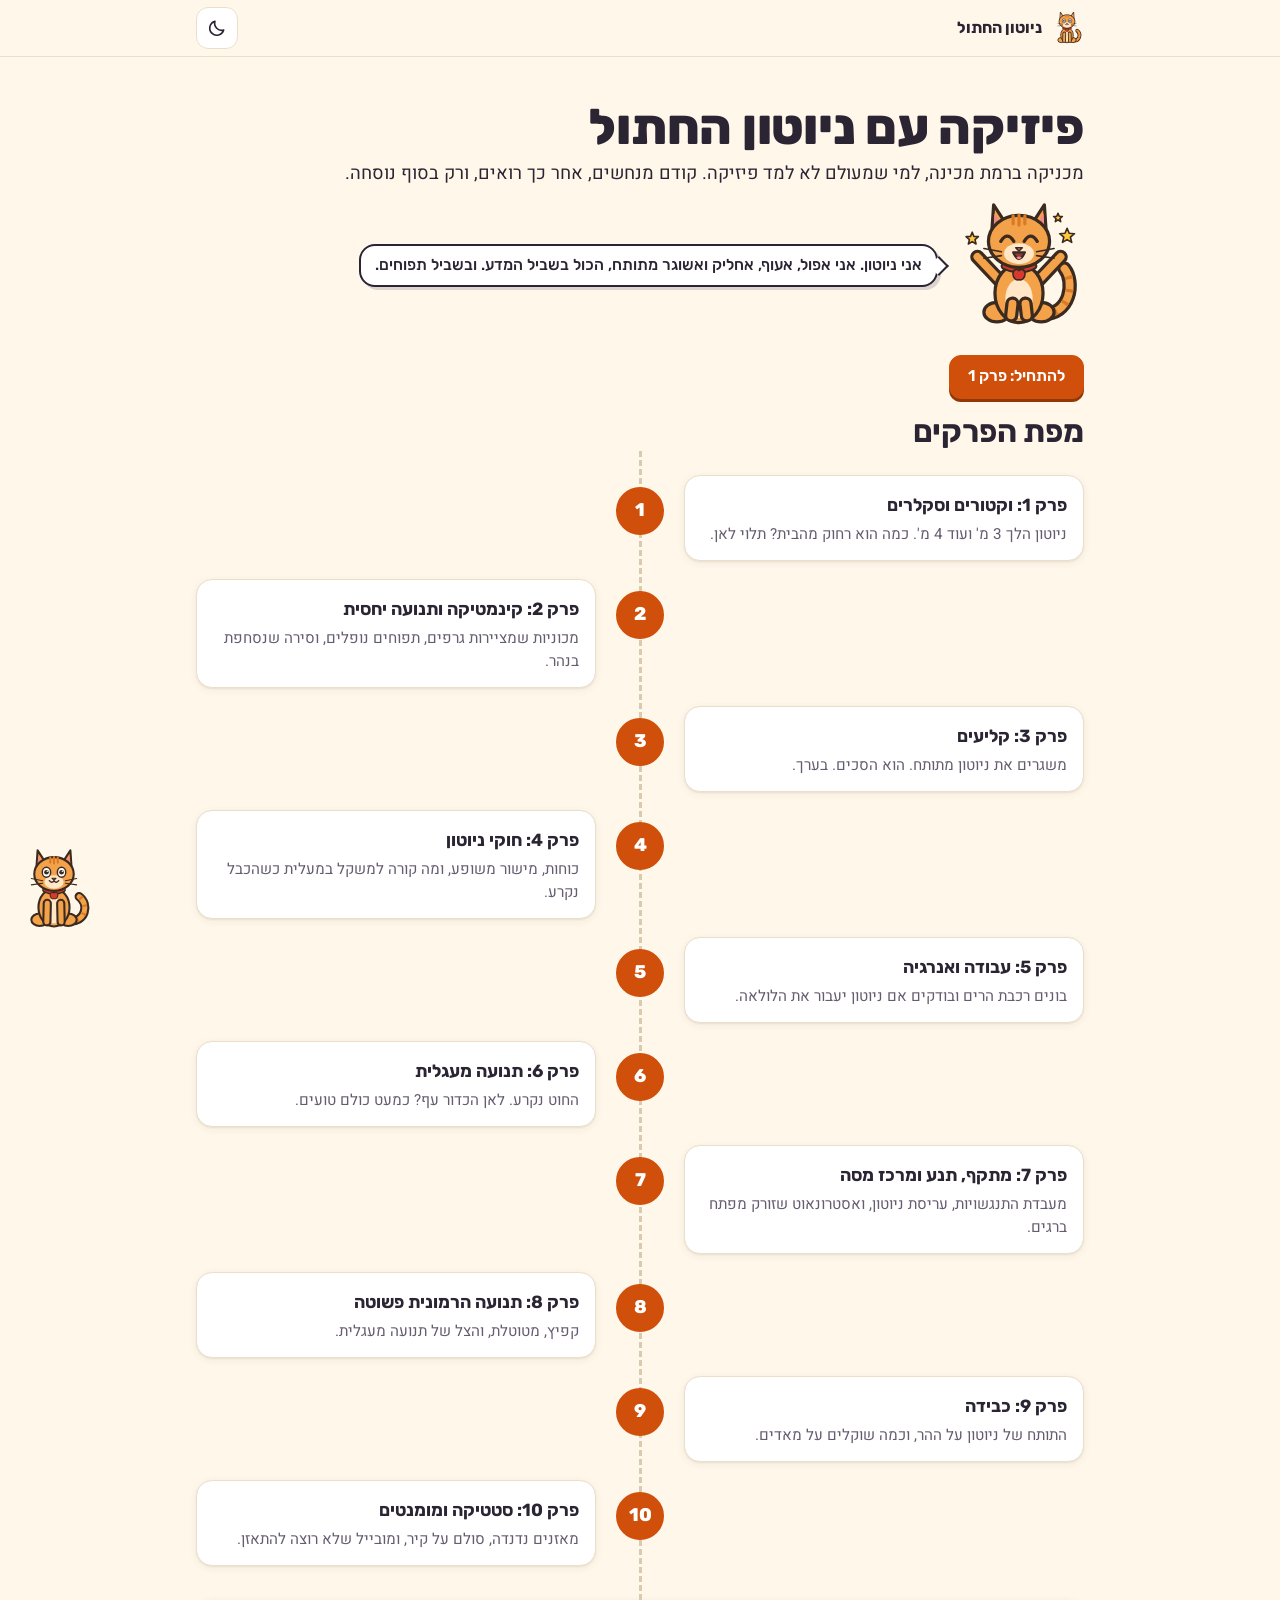
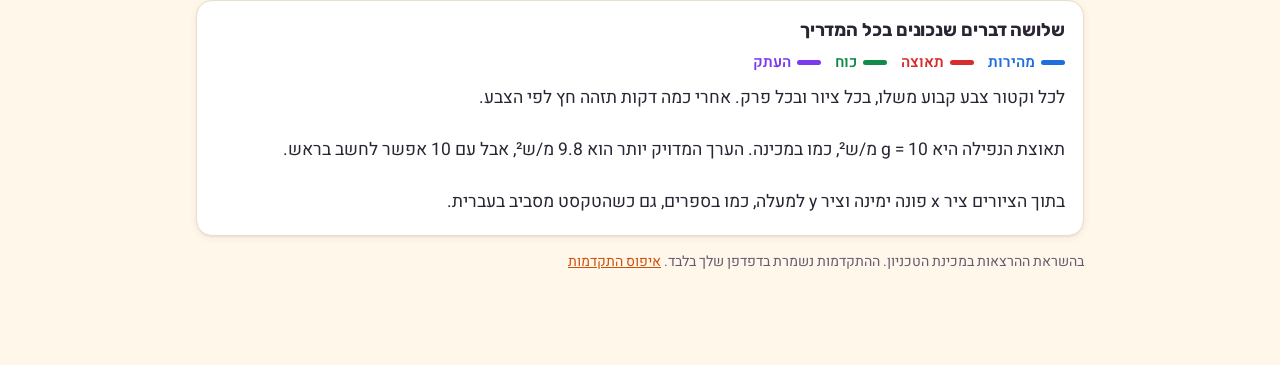
<file: index.html>
<!doctype html>
<html lang="he" dir="rtl">
<head>
<meta charset="utf-8">
<meta name="viewport" content="width=device-width, initial-scale=1">
<title>פיזיקה עם ניוטון החתול</title>
<meta name="description" content="מדריך אינטראקטיבי למכניקה ברמת מכינה, למי שמעולם לא למד פיזיקה.">
<script>try{var t=localStorage.getItem('phy-theme');document.documentElement.setAttribute('data-theme',t||(matchMedia('(prefers-color-scheme: dark)').matches?'dark':'light'))}catch(e){document.documentElement.setAttribute('data-theme','light')}</script>
<link rel="preconnect" href="https://fonts.googleapis.com">
<link rel="preconnect" href="https://fonts.gstatic.com" crossorigin>
<link rel="stylesheet" href="https://fonts.googleapis.com/css2?family=Heebo:wght@400;500;600;700&family=Rubik:wght@500;600;700;800&display=swap">
<link rel="stylesheet" href="css/style.css">
</head>
<body>

<header class="topbar">
  <div class="topbar-in">
    <span class="brand"><span data-brand-cat></span><span class="brand-name">ניוטון החתול</span></span>
    <span class="topbar-spacer"></span>
    <span data-theme-slot></span>
  </div>
</header>

<main class="wrap-wide">
  <section class="home-hero">
    <div>
      <h1>פיזיקה עם ניוטון החתול</h1>
      <p class="lead">מכניקה ברמת מכינה, למי שמעולם לא למד פיזיקה. קודם מנחשים, אחר כך רואים, ורק בסוף נוסחה.</p>
    </div>
    <div id="home-cat"></div>
    <div class="home-actions" id="home-actions"></div>
  </section>

  <h2>מפת הפרקים</h2>
  <ol class="map" id="map"></ol>

  <section class="card legend-card">
    <h3>שלושה דברים שנכונים בכל המדריך</h3>
    <div class="color-legend" aria-label="צבעי הווקטורים">
      <span class="c-vel" style="color:var(--c-velocity)"><i></i>מהירות</span>
      <span class="c-acc" style="color:var(--c-acceleration)"><i></i>תאוצה</span>
      <span class="c-force" style="color:var(--c-force)"><i></i>כוח</span>
      <span class="c-disp" style="color:var(--c-displacement)"><i></i>העתק</span>
    </div>
    <p>לכל וקטור צבע קבוע משלו, בכל ציור ובכל פרק. אחרי כמה דקות תזהה חץ לפי הצבע.</p>
    <p>תאוצת הנפילה היא g = 10 מ/ש², כמו במכינה. הערך המדויק יותר הוא 9.8 מ/ש², אבל עם 10 אפשר לחשב בראש.</p>
    <p>בתוך הציורים ציר x פונה ימינה וציר y למעלה, כמו בספרים, גם כשהטקסט מסביב בעברית.</p>
  </section>
</main>

<footer class="footer wrap-wide">
  <p>בהשראת ההרצאות במכינת הטכניון. ההתקדמות נשמרת בדפדפן שלך בלבד.
  <button type="button" class="link-btn" id="reset-progress">איפוס התקדמות</button></p>
</footer>

<script src="js/core/fmt.js"></script>
<script src="js/core/vec.js"></script>
<script src="js/core/progress.js"></script>
<script src="js/core/canvas.js"></script>
<script src="js/core/loop.js"></script>
<script src="js/core/mascot.js"></script>
<script src="js/core/ui.js"></script>
<script>
(function () {
  'use strict';
  const U = PHY.ui, P = PHY.progress;
  const h = U.h;

  PHY.ui.themeButton(document.querySelector('[data-theme-slot]'));
  document.querySelector('[data-brand-cat]').innerHTML = '<span class="mascot-figure">' + PHY.mascot.svg('standing', 'aria-hidden="true"') + '</span>';

  function started(c) {
    const pc = P.chapter(c.id);
    return pc.sections.length > 0 || pc.quiz || pc.game;
  }

  function paint() {
    const map = document.getElementById('map');
    map.innerHTML = '';
    PHY.course.forEach(function (c) {
      const active = c.status === 'active';
      const pc = P.chapter(c.id);
      const frac = P.fraction(c.id);
      const done = active && frac >= 1;
      const li = h('li', { class: 'map-item ' + (active ? 'is-active' : 'is-soon') + (done ? ' is-done' : '') });
      li.appendChild(h('span', { class: 'map-node', 'aria-hidden': 'true', text: String(+c.id) }));
      const titleRow = h('div', { class: 'map-title-row' }, [
        h('span', { class: 'map-title', text: 'פרק ' + +c.id + ': ' + c.title }),
        active ? null : h('span', { class: 'badge-soon', text: 'בקרוב' }),
      ]);
      const card = h(active ? 'a' : 'div', { class: 'map-card', href: active ? 'chapters/' + c.file : null }, [
        titleRow,
        h('p', { class: 'map-desc', text: c.desc }),
      ]);
      if (active && started(c)) {
        const bar = h('div', { class: 'map-bar' }, [h('span', { style: 'width:' + Math.round(frac * 100) + '%' })]);
        const meta = h('div', { class: 'map-meta' });
        const quizBox = h('span', { text: 'בוחן' });
        U.StarScore(quizBox, { value: P.quizStars(pc.quiz || 0) });
        const gameBox = h('span', { text: 'משחקון' });
        U.StarScore(gameBox, { value: pc.game || 0 });
        meta.appendChild(quizBox);
        meta.appendChild(gameBox);
        meta.appendChild(h('span', { text: Math.round(frac * 100) + '% מהפרק' }));
        card.appendChild(bar);
        card.appendChild(meta);
      }
      li.appendChild(card);
      map.appendChild(li);
    });

    const actions = document.getElementById('home-actions');
    actions.innerHTML = '';
    const nextUp = PHY.course.find(function (c) { return c.status === 'active' && P.fraction(c.id) < 1; }) || PHY.course[0];
    const anyStarted = PHY.course.some(started);
    actions.appendChild(h('a', {
      class: 'btn btn-primary',
      href: 'chapters/' + nextUp.file,
      text: (anyStarted ? 'להמשיך: ' : 'להתחיל: ') + 'פרק ' + +nextUp.id,
    }));
  }

  PHY.mascot.mount(document.getElementById('home-cat'), {
    pose: 'happy', size: 130,
    text: 'אני ניוטון. אני אפול, אעוף, אחליק ואשוגר מתותח, הכול בשביל המדע. ובשביל תפוחים.',
  });
  PHY.mascot.easterEgg([
    { text: 'מיאו.', pose: 'standing' },
    { text: 'עוד פעם? יש פרקים שלמים שמחכים לך.', pose: 'thinking' },
    { text: 'טוב, טוב. תפוחים.', pose: 'flying', spin: true, rain: true },
  ]);

  document.getElementById('reset-progress').addEventListener('click', function () {
    if (window.confirm('למחוק את כל ההתקדמות והכוכבים?')) {
      P.reset();
      paint();
    }
  });

  paint();
})();
</script>
</body>
</html>
</file>
<file: css/style.css>
/* ==========================================================================
   פיזיקה עם ניוטון החתול: design tokens + components
   Theme lives on <html data-theme="light|dark"> (set by the inline <head> script).
   Vector colors are fixed everywhere and mirrored to canvas through PHY.colors.
   ========================================================================== */

:root {
  color-scheme: light;
  --bg: #FFF7EA;
  --bg-deep: #FFEFD6;
  --surface: #FFFFFF;
  --surface-2: #FFF3DF;
  --ink: #2A2433;
  --ink-soft: #655C70;
  --line: #EADFCB;
  --line-strong: #D9CBB0;
  --accent: #CF4F0B;
  --accent-hover: #B54206;
  --accent-ink: #FFFFFF;
  --accent-soft: #FFE5D0;
  --apple: #D9382E;
  --leaf: #3F9B4F;
  --gold: #F0AE12;
  --good: #187F45;
  --good-soft: #DDF4E5;
  --bad: #BE3127;
  --bad-soft: #FBE3E0;

  /* Fixed vector colors. Never use anything else for these quantities. */
  --c-velocity: #1F6FDB;
  --c-acceleration: #D92D2D;
  --c-force: #118A4A;
  --c-displacement: #7C3AED;

  /* Canvas palette (read into PHY.colors) */
  --canvas-bg: #FFFCF5;
  --canvas-grid: #F1E8D7;
  --canvas-grid-strong: #DFD2B9;
  --canvas-axis: #5C5366;
  --canvas-ink: #2A2433;
  --canvas-soft: #7D7388;
  --canvas-shade: rgba(42, 36, 51, 0.16);
  --canvas-glow: rgba(255, 196, 61, 0.34);

  --font-head: "Rubik", "Heebo", system-ui, -apple-system, "Segoe UI", Arial, sans-serif;
  --font-body: "Heebo", "Rubik", system-ui, -apple-system, "Segoe UI", Arial, sans-serif;

  --radius-s: 10px;
  --radius-m: 16px;
  --radius-l: 24px;
  --shadow-s: 0 1px 2px rgba(70, 45, 15, 0.08), 0 2px 8px rgba(70, 45, 15, 0.06);
  --shadow-m: 0 2px 4px rgba(70, 45, 15, 0.08), 0 10px 28px rgba(70, 45, 15, 0.1);
  --ease-pop: cubic-bezier(0.34, 1.56, 0.64, 1);
  --read-width: 720px;
  --wide-width: 920px;
}

:root[data-theme="dark"] {
  color-scheme: dark;
  --bg: #10162A;
  --bg-deep: #0B1022;
  --surface: #1A2240;
  --surface-2: #222C50;
  --ink: #F4EFE6;
  --ink-soft: #AFB4CA;
  --line: #2E3963;
  --line-strong: #43507F;
  --accent: #FF8F45;
  --accent-hover: #FFA566;
  --accent-ink: #1E1206;
  --accent-soft: #3D2C28;
  --apple: #FF6A5E;
  --leaf: #6CCB7B;
  --gold: #FFC83D;
  --good: #5FDD98;
  --good-soft: #17392F;
  --bad: #FF8A80;
  --bad-soft: #43242C;

  --c-velocity: #6BB1FF;
  --c-acceleration: #FF7070;
  --c-force: #4ADB8D;
  --c-displacement: #BA99FF;

  --canvas-bg: #141C36;
  --canvas-grid: #212A4B;
  --canvas-grid-strong: #33406C;
  --canvas-axis: #BABED2;
  --canvas-ink: #F4EFE6;
  --canvas-soft: #9BA1BB;
  --canvas-shade: rgba(0, 0, 0, 0.34);
  --canvas-glow: rgba(255, 200, 70, 0.2);

  --shadow-s: 0 1px 2px rgba(0, 0, 0, 0.3), 0 2px 8px rgba(0, 0, 0, 0.2);
  --shadow-m: 0 2px 4px rgba(0, 0, 0, 0.3), 0 10px 28px rgba(0, 0, 0, 0.34);
}

/* ---------- Base ---------- */
*, *::before, *::after { box-sizing: border-box; }
html { -webkit-text-size-adjust: 100%; scroll-behavior: smooth; scroll-padding-top: 76px; }
body {
  margin: 0;
  background: var(--bg);
  color: var(--ink);
  font-family: var(--font-body);
  font-size: 17.5px;
  line-height: 1.72;
  overflow-x: clip;
  transition: background-color 0.25s ease, color 0.25s ease;
}
h1, h2, h3, h4 { font-family: var(--font-head); line-height: 1.22; margin: 0; letter-spacing: -0.005em; }
h1 { font-size: clamp(2rem, 6vw, 3.1rem); font-weight: 800; }
h2 { font-size: clamp(1.45rem, 4vw, 1.95rem); font-weight: 700; }
h3 { font-size: 1.14rem; font-weight: 700; }
p { margin: 0 0 0.8em; }
p:last-child { margin-bottom: 0; }
a { color: var(--accent); }
b, strong { font-weight: 700; }
button, input { font: inherit; color: inherit; }
:focus-visible { outline: 3px solid var(--accent); outline-offset: 2px; border-radius: 4px; }
.sr-only { position: absolute; width: 1px; height: 1px; overflow: hidden; clip-path: inset(50%); white-space: nowrap; }

/* Vector word colors used inside running text */
.c-vel { color: var(--c-velocity); font-weight: 700; }
.c-acc { color: var(--c-acceleration); font-weight: 700; }
.c-force { color: var(--c-force); font-weight: 700; }
.c-disp { color: var(--c-displacement); font-weight: 700; }

/* Formulas: always isolated LTR inside RTL text */
.katex, .katex-display, .tex { direction: ltr; unicode-bidi: isolate; }
.katex { font-size: 1.08em; }
.katex-display { margin: 0.5em 0; overflow-x: auto; overflow-y: hidden; padding: 0.15em 0; }
code.tex-fallback { font-family: ui-monospace, Menlo, Consolas, monospace; font-size: 0.92em; background: var(--surface-2); padding: 0 0.3em; border-radius: 4px; }

/* ---------- Layout ---------- */
.wrap { width: min(100%, var(--read-width)); margin-inline: auto; padding-inline: 16px; }
.wrap-wide { width: min(100%, var(--wide-width)); margin-inline: auto; padding-inline: 16px; }
.section { padding-block: 44px; }
.section + .section { border-top: 1px dashed var(--line); }
.section-head { display: flex; align-items: center; gap: 12px; margin-bottom: 16px; }
.section-num {
  flex: none; width: 38px; height: 38px; border-radius: 12px;
  display: grid; place-items: center;
  font-family: var(--font-head); font-weight: 800; font-size: 1.05rem;
  background: var(--accent-soft); color: var(--accent);
  transition: background-color 0.3s ease, color 0.3s ease, transform 0.35s var(--ease-pop);
}
.section.is-done .section-num { background: var(--good); color: var(--surface); transform: rotate(-6deg); }
.kicker { font-family: var(--font-head); font-size: 0.86rem; font-weight: 600; color: var(--ink-soft); display: block; margin-bottom: 2px; }
.lead { font-size: 1.14rem; color: var(--ink); }
.muted { color: var(--ink-soft); }
.small { font-size: 0.9rem; }

/* ---------- Top bar ---------- */
.topbar {
  position: sticky; top: 0; z-index: 40;
  background: color-mix(in srgb, var(--bg) 88%, transparent);
  -webkit-backdrop-filter: blur(10px); backdrop-filter: blur(10px);
  border-bottom: 1px solid var(--line);
}
.topbar-in { display: flex; align-items: center; gap: 10px; min-height: 56px; width: min(100%, var(--wide-width)); margin-inline: auto; padding-inline: 16px; }
.brand { display: inline-flex; align-items: center; gap: 8px; text-decoration: none; color: var(--ink); font-family: var(--font-head); font-weight: 700; font-size: 1rem; min-width: 0; }
.brand .mascot-figure { width: 34px; height: 34px; flex: none; }
.brand-name { white-space: nowrap; overflow: hidden; text-overflow: ellipsis; }
.topbar-spacer { flex: 1; }
.topbar-title { font-size: 0.88rem; color: var(--ink-soft); white-space: nowrap; overflow: hidden; text-overflow: ellipsis; min-width: 0; }
.chapter-bar { height: 4px; background: var(--line); }
.chapter-bar > span { display: block; height: 100%; width: 0; background: linear-gradient(to left, var(--gold), var(--accent)); margin-inline-start: 0; transition: width 0.45s ease; }
.icon-btn {
  flex: none; width: 42px; height: 42px; border-radius: 12px; border: 1px solid var(--line);
  background: var(--surface); cursor: pointer; display: grid; place-items: center; color: var(--ink);
  transition: transform 0.15s ease, border-color 0.15s ease;
}
.icon-btn:hover { border-color: var(--accent); transform: translateY(-1px); }
.icon-btn svg { width: 20px; height: 20px; }

/* ---------- Buttons ---------- */
.btn {
  display: inline-flex; align-items: center; justify-content: center; gap: 8px;
  min-height: 44px; padding: 8px 18px; border-radius: 12px; cursor: pointer;
  border: 1.5px solid var(--line-strong); background: var(--surface); color: var(--ink);
  font-family: var(--font-head); font-weight: 600; font-size: 0.98rem; text-decoration: none; line-height: 1.2;
  transition: transform 0.12s ease, background-color 0.15s ease, border-color 0.15s ease, opacity 0.2s ease, box-shadow 0.15s ease;
}
.btn:hover:not(:disabled) { border-color: var(--accent); transform: translateY(-1px); }
.btn:active:not(:disabled) { transform: translateY(1px) scale(0.99); }
.btn:disabled { opacity: 0.45; cursor: not-allowed; }
.btn-primary { background: var(--accent); border-color: var(--accent); color: var(--accent-ink); box-shadow: 0 3px 0 color-mix(in srgb, var(--accent) 70%, #000); }
.btn-primary:hover:not(:disabled) { background: var(--accent-hover); border-color: var(--accent-hover); }
.btn-primary:active:not(:disabled) { box-shadow: 0 1px 0 color-mix(in srgb, var(--accent) 70%, #000); }
.btn-ghost { background: transparent; border-color: transparent; color: var(--accent); padding-inline: 10px; }
.btn-row { display: flex; flex-wrap: wrap; gap: 10px; align-items: center; margin-top: 12px; }
.btn.is-ready { animation: btn-pulse 1.3s ease-in-out infinite; }
@keyframes btn-pulse { 50% { box-shadow: 0 3px 0 color-mix(in srgb, var(--accent) 70%, #000), 0 0 0 7px color-mix(in srgb, var(--accent) 22%, transparent); } }

/* ---------- Cards ---------- */
.card { background: var(--surface); border: 1px solid var(--line); border-radius: var(--radius-m); padding: 18px; box-shadow: var(--shadow-s); }
.card + .card { margin-top: 14px; }
.callout { background: var(--surface-2); border-inline-start: 4px solid var(--accent); border-radius: var(--radius-s); padding: 12px 14px; margin: 14px 0; }
.block-gap { margin-top: 18px; }

/* ---------- Simulation frame ---------- */
.sim { margin: 0; background: var(--surface); border: 1px solid var(--line); border-radius: var(--radius-m); overflow: hidden; box-shadow: var(--shadow-s); }
.sim canvas { display: block; width: 100%; touch-action: auto; background: var(--canvas-bg); }
.sim canvas:focus-visible { outline-offset: -3px; }
.sim-controls { padding: 12px 14px 14px; display: grid; gap: 10px; border-top: 1px solid var(--line); }
.sim-controls:empty { display: none; }
.sim-caption { font-size: 0.9rem; color: var(--ink-soft); padding: 8px 14px; border-top: 1px solid var(--line); }
.sim-row { display: flex; flex-wrap: wrap; gap: 8px; align-items: center; }

/* Sliders */
.slider { display: grid; grid-template-columns: 1fr auto; gap: 0 10px; align-items: baseline; }
.slider label { font-weight: 500; font-size: 0.95rem; }
.slider output { font-family: var(--font-head); font-weight: 700; font-size: 0.98rem; color: var(--slider-color, var(--accent)); white-space: nowrap; }
.slider input[type="range"] {
  --fill: 50%;
  grid-column: 1 / -1; width: 100%; height: 34px; margin: 0; background: transparent; cursor: pointer;
  -webkit-appearance: none; appearance: none; touch-action: pan-y;
}
.slider input[type="range"]::-webkit-slider-runnable-track {
  height: 8px; border-radius: 99px;
  background: linear-gradient(to right, var(--slider-color, var(--accent)) var(--fill), var(--line) var(--fill));
}
.slider input[type="range"]::-moz-range-track { height: 8px; border-radius: 99px; background: var(--line); }
.slider input[type="range"]::-moz-range-progress { height: 8px; border-radius: 99px; background: var(--slider-color, var(--accent)); }
.slider input[type="range"]::-webkit-slider-thumb {
  -webkit-appearance: none; width: 26px; height: 26px; margin-top: -9px; border-radius: 50%;
  background: var(--surface); border: 3px solid var(--slider-color, var(--accent)); box-shadow: var(--shadow-s);
  transition: transform 0.12s ease;
}
.slider input[type="range"]::-moz-range-thumb {
  width: 20px; height: 20px; border-radius: 50%; background: var(--surface); border: 3px solid var(--slider-color, var(--accent));
}
.slider input[type="range"]:active::-webkit-slider-thumb { transform: scale(1.14); }
.slider input[type="range"]:disabled { opacity: 0.45; cursor: not-allowed; }

/* Toggle chips */
.toggle { display: inline-flex; align-items: center; gap: 8px; min-height: 40px; padding: 4px 12px; border: 1.5px solid var(--line-strong); border-radius: 99px; cursor: pointer; font-size: 0.93rem; font-weight: 500; user-select: none; background: var(--surface); }
.toggle input { accent-color: var(--accent); width: 17px; height: 17px; margin: 0; }
.toggle:has(input:checked) { border-color: var(--accent); background: var(--accent-soft); }

/* Live readouts */
.readouts { display: flex; flex-wrap: wrap; gap: 8px; }
.readout { flex: 1 1 100px; background: var(--surface-2); border-radius: var(--radius-s); padding: 6px 10px; min-width: 0; }
.readout .r-label { display: block; font-size: 0.78rem; color: var(--ink-soft); line-height: 1.3; }
.readout .r-value { display: block; font-family: var(--font-head); font-weight: 700; font-size: 1.05rem; line-height: 1.35; color: var(--r-color, var(--ink)); }
.chips { display: flex; flex-wrap: wrap; gap: 6px; }
.chip { display: inline-block; padding: 3px 11px; border-radius: 99px; background: var(--surface-2); font-size: 0.9rem; font-weight: 500; animation: pop-in 0.35s var(--ease-pop) both; }
@keyframes pop-in { from { transform: scale(0.72); opacity: 0; } to { transform: none; opacity: 1; } }

/* ---------- Predict card ---------- */
.predict { background: var(--surface); border: 1px solid var(--line); border-radius: var(--radius-l); padding: 18px; box-shadow: var(--shadow-m); margin-top: 18px; }
.predict-tag { display: inline-flex; align-items: center; gap: 6px; font-family: var(--font-head); font-weight: 700; font-size: 0.8rem; color: var(--accent); background: var(--accent-soft); padding: 2px 11px; border-radius: 99px; margin-bottom: 8px; }
.predict-q { font-family: var(--font-head); font-size: 1.14rem; font-weight: 600; line-height: 1.5; margin-bottom: 12px; }
.predict-options { display: grid; gap: 8px; }
.opt {
  display: flex; align-items: center; gap: 10px; width: 100%; min-height: 48px; padding: 8px 14px; text-align: start;
  background: var(--surface); border: 2px solid var(--line-strong); border-radius: 12px; cursor: pointer; line-height: 1.4;
  transition: transform 0.12s ease, border-color 0.15s ease, background-color 0.15s ease;
}
.opt:hover:not(:disabled) { border-color: var(--accent); transform: translateX(-2px); }
.opt:disabled { cursor: default; }
.opt-mark { flex: none; width: 22px; height: 22px; border-radius: 50%; border: 2px solid var(--line-strong); display: grid; place-items: center; font-size: 0.8rem; font-weight: 800; line-height: 1; transition: all 0.15s ease; }
.opt.is-selected { border-color: var(--accent); background: var(--accent-soft); }
.opt.is-selected .opt-mark { background: var(--accent); border-color: var(--accent); }
.opt.is-correct { border-color: var(--good); background: var(--good-soft); animation: pop-in 0.35s var(--ease-pop); }
.opt.is-correct .opt-mark { background: var(--good); border-color: var(--good); color: var(--surface); }
.opt.is-wrong { border-color: var(--bad); background: var(--bad-soft); }
.opt.is-wrong .opt-mark { background: var(--bad); border-color: var(--bad); color: var(--surface); }
.opt.is-dim { opacity: 0.55; }
.held { height: 0; min-height: 0; margin: 0 !important; padding: 0 !important; border: 0 !important; overflow: hidden; visibility: hidden; }
.held-note { margin-top: 10px; }
.held-open { animation: held-in 0.35s ease; }
@keyframes held-in { from { opacity: 0; transform: translateY(6px); } to { opacity: 1; transform: none; } }
@media (prefers-reduced-motion: reduce) { .held-open { animation: none; } }
.predict-stage { margin-top: 14px; }
.predict-stage:empty { display: none; }
.predict-result { display: grid; grid-template-rows: 0fr; transition: grid-template-rows 0.4s ease; }
.predict-result.is-open { grid-template-rows: 1fr; }
.predict-result-in { overflow: hidden; min-height: 0; }
.predict-verdict { font-family: var(--font-head); font-weight: 700; margin: 14px 0 4px; }
.predict-verdict.good { color: var(--good); }
.predict-verdict.bad { color: var(--bad); }
.predict-why { color: var(--ink); }
.predict-why p { margin-bottom: 0.6em; }

/* ---------- Star score ---------- */
.stars { display: inline-flex; gap: 2px; direction: ltr; vertical-align: middle; }
.star { width: var(--star-size, 26px); height: var(--star-size, 26px); display: block; }
.star path { fill: var(--line-strong); transition: fill 0.25s ease; }
.star.is-on path { fill: var(--gold); }
.star.is-pop { animation: star-pop 0.5s var(--ease-pop) both; }
@keyframes star-pop { 0% { transform: scale(0.3) rotate(-30deg); } 100% { transform: scale(1) rotate(0); } }

/* ---------- Quiz + problems ---------- */
.quiz { display: grid; gap: 14px; }
.q { background: var(--surface); border: 1px solid var(--line); border-radius: var(--radius-m); padding: 16px; transition: border-color 0.2s ease; }
.q.is-right { border-color: var(--good); }
.q.is-off { border-color: var(--bad); }
.q-head { font-weight: 600; margin-bottom: 10px; }
.q-num { font-family: var(--font-head); color: var(--accent); font-weight: 800; margin-inline-end: 6px; }
.q-why { margin-top: 10px; padding-top: 10px; border-top: 1px dashed var(--line); font-size: 0.97rem; }
.q-verdict { font-weight: 700; font-family: var(--font-head); }
.q-verdict.good { color: var(--good); }
.q-verdict.bad { color: var(--bad); }
.num-field { display: inline-flex; align-items: center; gap: 8px; flex-wrap: wrap; }
.num-field label { font-weight: 500; }
.num-input {
  width: 124px; min-height: 44px; padding: 6px 12px; border-radius: 10px; border: 2px solid var(--line-strong);
  background: var(--surface); text-align: center; font-family: var(--font-head); font-weight: 600; font-size: 1.05rem; direction: ltr;
}
.num-input:focus { outline: none; border-color: var(--accent); }
.num-input.is-right { border-color: var(--good); background: var(--good-soft); }
.num-input.is-off { border-color: var(--bad); background: var(--bad-soft); }
.quiz-result { display: flex; flex-wrap: wrap; align-items: center; gap: 12px; background: var(--surface-2); border-radius: var(--radius-m); padding: 14px 16px; font-family: var(--font-head); font-weight: 600; }
.problem { background: var(--surface); border: 1px solid var(--line); border-radius: var(--radius-l); padding: 18px; box-shadow: var(--shadow-s); }
.problem + .problem { margin-top: 16px; }
.problem-tag { font-family: var(--font-head); font-size: 0.8rem; font-weight: 700; color: var(--ink-soft); }
.problem-text { margin: 4px 0 12px; font-weight: 500; }
.problem-fields { display: grid; gap: 10px; }
.problem-feedback { margin-top: 10px; font-weight: 600; font-family: var(--font-head); min-height: 1.4em; }
.problem-feedback.good { color: var(--good); }
.problem-feedback.bad { color: var(--bad); }
.solution { margin-top: 12px; display: grid; gap: 8px; }
.solution > .btn-row { margin: 0; }
.solution-title { font-family: var(--font-head); font-weight: 700; }
.steps { display: grid; gap: 8px; }
.steps:empty { display: none; }
.step { background: var(--surface-2); border-radius: var(--radius-s); padding: 10px 14px; animation: step-in 0.3s ease both; outline: none; min-width: 0; overflow-x: auto; }
.step-label { font-family: var(--font-head); font-size: 0.8rem; font-weight: 700; color: var(--accent); display: block; }
.step-q { color: var(--ink-soft); font-size: 0.92rem; margin-bottom: 4px; }
.step-work { min-width: 0; }
.step-next { border: 2px dashed var(--line-strong); border-radius: var(--radius-s); padding: 10px 14px; }
.step-hint { font-weight: 500; margin: 2px 0 10px; }
.step-next .btn-row { margin: 0; }
.q-answer { font-family: var(--font-head); font-weight: 700; margin-top: 8px; }
.predict-after { margin-top: 12px; }
.predict-after p { margin-bottom: 0.6em; }
@keyframes step-in { from { opacity: 0; transform: translateY(-6px); } to { opacity: 1; transform: none; } }

/* ---------- Formula cards ---------- */
.formula { background: var(--surface); border: 2px solid var(--accent-soft); border-radius: var(--radius-l); padding: 18px; }
.formula + .formula { margin-top: 14px; }
.formula-main { font-size: 1.15rem; text-align: center; padding: 8px 0; }
.legend-list { list-style: none; margin: 8px 0 0; padding: 0; display: grid; gap: 6px; }
.legend-list li { display: grid; grid-template-columns: 56px 1fr; gap: 10px; align-items: baseline; }
.legend-list .sym { text-align: center; font-weight: 700; }
.table-scroll { overflow-x: auto; }
table.mini { border-collapse: collapse; width: 100%; font-size: 0.96rem; text-align: center; margin-top: 10px; }
table.mini th, table.mini td { padding: 6px 8px; border-bottom: 1px solid var(--line); white-space: nowrap; }
table.mini th { font-family: var(--font-head); font-weight: 600; color: var(--ink-soft); }

/* ---------- Pocket card ---------- */
.pocket { position: relative; background: var(--surface); border-radius: var(--radius-l); border: 2px dashed var(--accent); padding: 22px 18px; box-shadow: var(--shadow-m); transform: rotate(-0.5deg); }
.pocket h3 { color: var(--accent); margin-bottom: 8px; }
.pocket-grid { display: grid; gap: 10px; }
.pocket-item { line-height: 1.6; }
.pocket-quote { margin-top: 16px; padding: 14px; background: var(--accent-soft); border-radius: var(--radius-m); font-family: var(--font-head); font-weight: 600; font-size: 1.1rem; text-align: center; }

/* ---------- Chapter nav ---------- */
.chapter-nav { display: grid; grid-template-columns: 1fr auto 1fr; gap: 10px; align-items: stretch; padding-block: 28px 56px; }
.chapter-nav .btn { width: 100%; min-height: 56px; }
.chapter-nav .is-spacer { visibility: hidden; }

/* ---------- Hero ---------- */
.hero { padding-block: 34px 20px; }
.hero-title { margin-top: 2px; margin-bottom: 8px; }

/* ---------- Mascot ---------- */
.mascot-figure { display: block; width: var(--mascot-size, 120px); height: var(--mascot-size, 120px); cursor: pointer; flex: none; -webkit-tap-highlight-color: transparent; background: none; border: 0; padding: 0; }
.mascot-figure svg { display: block; width: 100%; height: 100%; overflow: visible; }
.mascot-figure:hover svg { transform: rotate(-3deg) translateY(-2px); }
.mascot-figure svg { transition: transform 0.25s var(--ease-pop); }
.mascot-figure.is-spin svg { animation: mascot-spin 0.9s ease-in-out; }
.mascot-figure.is-hop svg { animation: mascot-hop 0.5s var(--ease-pop); }
@keyframes mascot-spin { to { transform: rotate(360deg); } }
@keyframes mascot-hop { 40% { transform: translateY(-12px); } }

.bubble {
  position: relative; background: var(--surface); color: var(--ink); border: 2px solid var(--ink);
  border-radius: 16px; padding: 8px 14px; font-family: var(--font-head); font-weight: 500; font-size: 0.98rem; line-height: 1.45;
  box-shadow: 3px 3px 0 color-mix(in srgb, var(--ink) 16%, transparent);
}
.bubble.is-new { animation: pop-in 0.3s var(--ease-pop) both; }

.mascot-inline { display: flex; align-items: center; gap: 16px; margin: 14px 0; }
.mascot-inline .bubble::after {
  content: ""; position: absolute; inset-inline-start: -10px; top: 50%; width: 14px; height: 14px; margin-top: -7px;
  background: var(--surface); border-inline-start: 2px solid var(--ink); border-bottom: 2px solid var(--ink); transform: rotate(45deg);
}
[dir="rtl"] .mascot-inline .bubble::after { transform: rotate(-45deg); }
.mascot-inline .bubble:empty { display: none; }

.mascot-dock {
  position: fixed; left: 12px; bottom: 0; z-index: 50; display: flex; flex-direction: column; align-items: flex-end; /* flex-end is physical left in RTL */
  pointer-events: none; max-width: min(320px, calc(100vw - 24px));
}
.mascot-dock .mascot-figure {
  --mascot-size: 84px; pointer-events: auto; transform: translateY(38%);
  transition: transform 0.35s var(--ease-pop);
}
.mascot-dock.is-talking .mascot-figure, .mascot-dock .mascot-figure:hover, .mascot-dock .mascot-figure:focus-visible { transform: translateY(0); }
.mascot-dock .bubble {
  pointer-events: auto; cursor: pointer; margin: 0 0 8px 8px; opacity: 0; transform: translateY(8px) scale(0.92); transform-origin: bottom left; visibility: hidden;
  transition: opacity 0.2s ease, transform 0.25s var(--ease-pop), visibility 0.2s;
}
.mascot-dock .bubble::after {
  content: ""; position: absolute; left: 26px; bottom: -9px; width: 14px; height: 14px;
  background: var(--surface); border-right: 2px solid var(--ink); border-bottom: 2px solid var(--ink); transform: rotate(45deg);
}
.mascot-dock.is-talking .bubble { opacity: 1; transform: none; visibility: visible; }

.apple-rain { position: fixed; inset: 0; z-index: 60; pointer-events: none; overflow: hidden; }
.apple-rain svg { position: absolute; top: -50px; width: 36px; height: 36px; animation: apple-fall linear forwards; }
@keyframes apple-fall { to { transform: translateY(calc(100vh + 80px)) rotate(var(--spin, 360deg)); } }
.burst-dot { position: fixed; z-index: 60; width: 10px; height: 10px; border-radius: 3px; pointer-events: none; animation: burst 0.8s ease-out forwards; }
@keyframes burst { to { transform: translate(var(--dx), var(--dy)) rotate(280deg); opacity: 0; } }

/* ---------- Sort game ---------- */
.sort-pile { display: flex; flex-wrap: wrap; gap: 8px; justify-content: center; padding: 14px; min-height: 76px; background: var(--surface-2); }
.sort-card {
  padding: 8px 15px; min-height: 44px; border-radius: 12px; background: var(--surface); border: 2px solid var(--line-strong);
  font-family: var(--font-head); font-weight: 600; font-size: 1rem; cursor: grab; touch-action: none; user-select: none; -webkit-user-select: none;
  box-shadow: var(--shadow-s); transition: transform 0.15s var(--ease-pop), border-color 0.15s ease, background-color 0.2s ease;
}
.sort-card:hover { transform: translateY(-2px) rotate(-1deg); }
.sort-card.is-selected { border-color: var(--accent); background: var(--accent-soft); transform: translateY(-3px) scale(1.04); }
.sort-card.is-dragging { cursor: grabbing; transition: none; z-index: 45; position: relative; box-shadow: var(--shadow-m); opacity: 0.95; }
.sort-card.is-placed { cursor: default; touch-action: auto; box-shadow: none; font-size: 0.92rem; padding: 4px 10px; min-height: 0; background: var(--surface); animation: pop-in 0.35s var(--ease-pop); }
.sort-card.is-shake { animation: shake 0.42s ease; border-color: var(--bad); }
@keyframes shake { 20%, 60% { transform: translateX(-7px); } 40%, 80% { transform: translateX(7px); } }
.sort-bins { display: grid; grid-template-columns: 1fr 1fr; gap: 10px; padding: 12px; }
.sort-bin {
  display: block; width: 100%; text-align: start; padding: 12px; min-height: 118px; border: 2.5px dashed var(--line-strong); border-radius: var(--radius-m);
  background: transparent; cursor: pointer; transition: border-color 0.15s ease, background-color 0.15s ease, transform 0.15s ease;
}
.sort-bin.is-hot { border-color: var(--accent); background: var(--accent-soft); transform: scale(1.01); }
.sort-bin-title { font-family: var(--font-head); font-weight: 700; display: block; }
.sort-bin-sub { font-size: 0.84rem; color: var(--ink-soft); display: block; margin-bottom: 8px; line-height: 1.3; }
.sort-bin-list { display: flex; flex-wrap: wrap; gap: 5px; }
.sort-status { padding: 0 14px 12px; font-weight: 500; font-size: 0.97rem; min-height: 1.6em; }

/* ---------- Game HUD ---------- */
.game-hud { display: grid; gap: 10px; }
.game-levels { display: flex; gap: 6px; align-items: center; flex-wrap: wrap; }
.game-pip { padding: 2px 10px; border-radius: 99px; font-size: 0.82rem; font-family: var(--font-head); font-weight: 600; background: var(--surface-2); color: var(--ink-soft); transition: background-color 0.25s ease, color 0.25s ease; }
.game-pip.is-now { background: var(--accent); color: var(--accent-ink); }
.game-pip.is-done { background: var(--good-soft); color: var(--good); }
.game-task { font-weight: 500; line-height: 1.55; }
.game-steps { display: flex; flex-wrap: wrap; gap: 6px; margin-top: 6px; }
.game-feedback { font-weight: 600; font-family: var(--font-head); min-height: 1.5em; line-height: 1.5; }
.game-feedback.good { color: var(--good); }
.game-feedback.bad { color: var(--bad); }
.game-final { display: grid; justify-items: center; text-align: center; gap: 8px; padding: 6px 0; }
.game-final { --star-size: 42px; }

/* ---------- Home ---------- */
.home-hero { padding-block: 40px 14px; display: grid; gap: 12px; align-items: center; grid-template-columns: 1fr; }
.home-hero .mascot-inline { margin: 0; }
.home-actions { display: flex; flex-wrap: wrap; gap: 10px; margin-top: 12px; }
.map { position: relative; list-style: none; padding: 18px 0 28px; margin: 0; display: grid; gap: 14px; }
.map::before { content: ""; position: absolute; inset-block: 0; right: 23px; border-right: 3px dashed var(--line-strong); }
.map-item { position: relative; padding-inline-start: 60px; }
.map-node {
  position: absolute; right: 0; top: 18px; width: 48px; height: 48px; border-radius: 50%; display: grid; place-items: center;
  font-family: var(--font-head); font-weight: 800; font-size: 1.15rem; background: var(--surface); border: 3px solid var(--line-strong); color: var(--ink-soft); z-index: 1;
}
.map-item.is-active .map-node { background: var(--accent); border-color: var(--accent); color: var(--accent-ink); }
.map-item.is-done .map-node { background: var(--good); border-color: var(--good); color: var(--surface); }
.map-card { display: block; background: var(--surface); border: 1px solid var(--line); border-radius: var(--radius-m); padding: 14px 16px; box-shadow: var(--shadow-s); color: inherit; text-decoration: none; transition: transform 0.15s ease, box-shadow 0.15s ease, border-color 0.15s ease; }
a.map-card:hover { transform: translateY(-3px); box-shadow: var(--shadow-m); border-color: var(--accent); }
.map-item.is-soon .map-card { background: transparent; box-shadow: none; border-style: dashed; }
.map-item.is-soon .map-title { color: var(--ink-soft); }
.map-title-row { display: flex; align-items: center; justify-content: space-between; gap: 8px; flex-wrap: wrap; }
.map-title { font-family: var(--font-head); font-weight: 700; font-size: 1.1rem; }
.map-desc { font-size: 0.95rem; color: var(--ink-soft); line-height: 1.5; margin: 3px 0 0; }
.badge-soon { font-size: 0.75rem; font-family: var(--font-head); font-weight: 600; padding: 1px 9px; border-radius: 99px; background: var(--surface-2); color: var(--ink-soft); white-space: nowrap; }
.map-meta { display: flex; flex-wrap: wrap; gap: 4px 16px; align-items: center; margin-top: 8px; font-size: 0.82rem; color: var(--ink-soft); --star-size: 18px; }
.map-meta > span { display: inline-flex; align-items: center; gap: 5px; }
.map-bar { height: 7px; border-radius: 99px; background: var(--line); margin-top: 8px; overflow: hidden; }
.map-bar > span { display: block; height: 100%; width: 0; border-radius: 99px; background: linear-gradient(to left, var(--gold), var(--accent)); transition: width 0.6s ease; }
.legend-card { display: grid; gap: 8px; }
.color-legend { display: flex; flex-wrap: wrap; gap: 6px 14px; }
.color-legend span { display: inline-flex; align-items: center; gap: 6px; font-weight: 600; font-size: 0.95rem; }
.color-legend i { display: inline-block; width: 24px; height: 5px; border-radius: 3px; background: currentColor; position: relative; }
.footer { padding-block: 14px 90px; color: var(--ink-soft); font-size: 0.88rem; }
.link-btn { background: none; border: 0; padding: 0; color: var(--accent); cursor: pointer; text-decoration: underline; font-size: inherit; }

@media (min-width: 760px) {
  .map { gap: 6px; }
  .map::before { right: 50%; margin-right: -1.5px; }
  .map-item { width: 50%; padding-inline-start: 0; padding-inline-end: 44px; padding-block: 6px; }
  .map-item:nth-child(even) { margin-inline-start: 50%; padding-inline-end: 0; padding-inline-start: 44px; }
  .map-node { right: auto; left: -24px; }
  .map-item:nth-child(even) .map-node { left: auto; right: -24px; }
}

@media (max-width: 560px) {
  body { font-size: 16.5px; }
  .section { padding-block: 32px; }
  .predict, .problem { padding: 14px; border-radius: var(--radius-m); }
  .mascot-dock { left: 4px; }
  .mascot-dock .mascot-figure { --mascot-size: 52px; transform: translateY(46%); }
  .mascot-inline { gap: 10px; }
  .mascot-inline .mascot-figure { --mascot-size: 92px !important; }
  .chapter-nav .btn { padding-inline: 8px; font-size: 0.9rem; }
  .topbar-title { display: none; }
  .formula, .pocket { padding: 14px; }
  .formula-main { font-size: 1.02rem; }
  .katex { font-size: 1.02em; }
  .sort-bins { gap: 8px; padding: 10px; }
  .legend-list li { grid-template-columns: 46px 1fr; }
}

/* Decorative motion only. Simulations are content and keep running. */
@media (prefers-reduced-motion: reduce) {
  html { scroll-behavior: auto; }
  .btn.is-ready, .chip, .bubble.is-new, .opt.is-correct, .step, .star.is-pop,
  .sort-card, .mascot-figure svg, .sort-card.is-placed { animation: none !important; transition: none !important; }
  .mascot-dock .mascot-figure, .mascot-dock .bubble { transition: none; }
  .apple-rain, .burst-dot { display: none; }
}

@media print {
  .topbar, .mascot-dock, .chapter-nav { display: none; }
}

/* The hidden attribute must win over component display rules such as .game-hud { display: grid }. */
[hidden] { display: none !important; }

/* Keep the 44px touch target on phones. The track is drawn separately, so only the hit area grows. */
@media (pointer: coarse) { .slider input[type="range"] { height: 44px; } }
</file>
